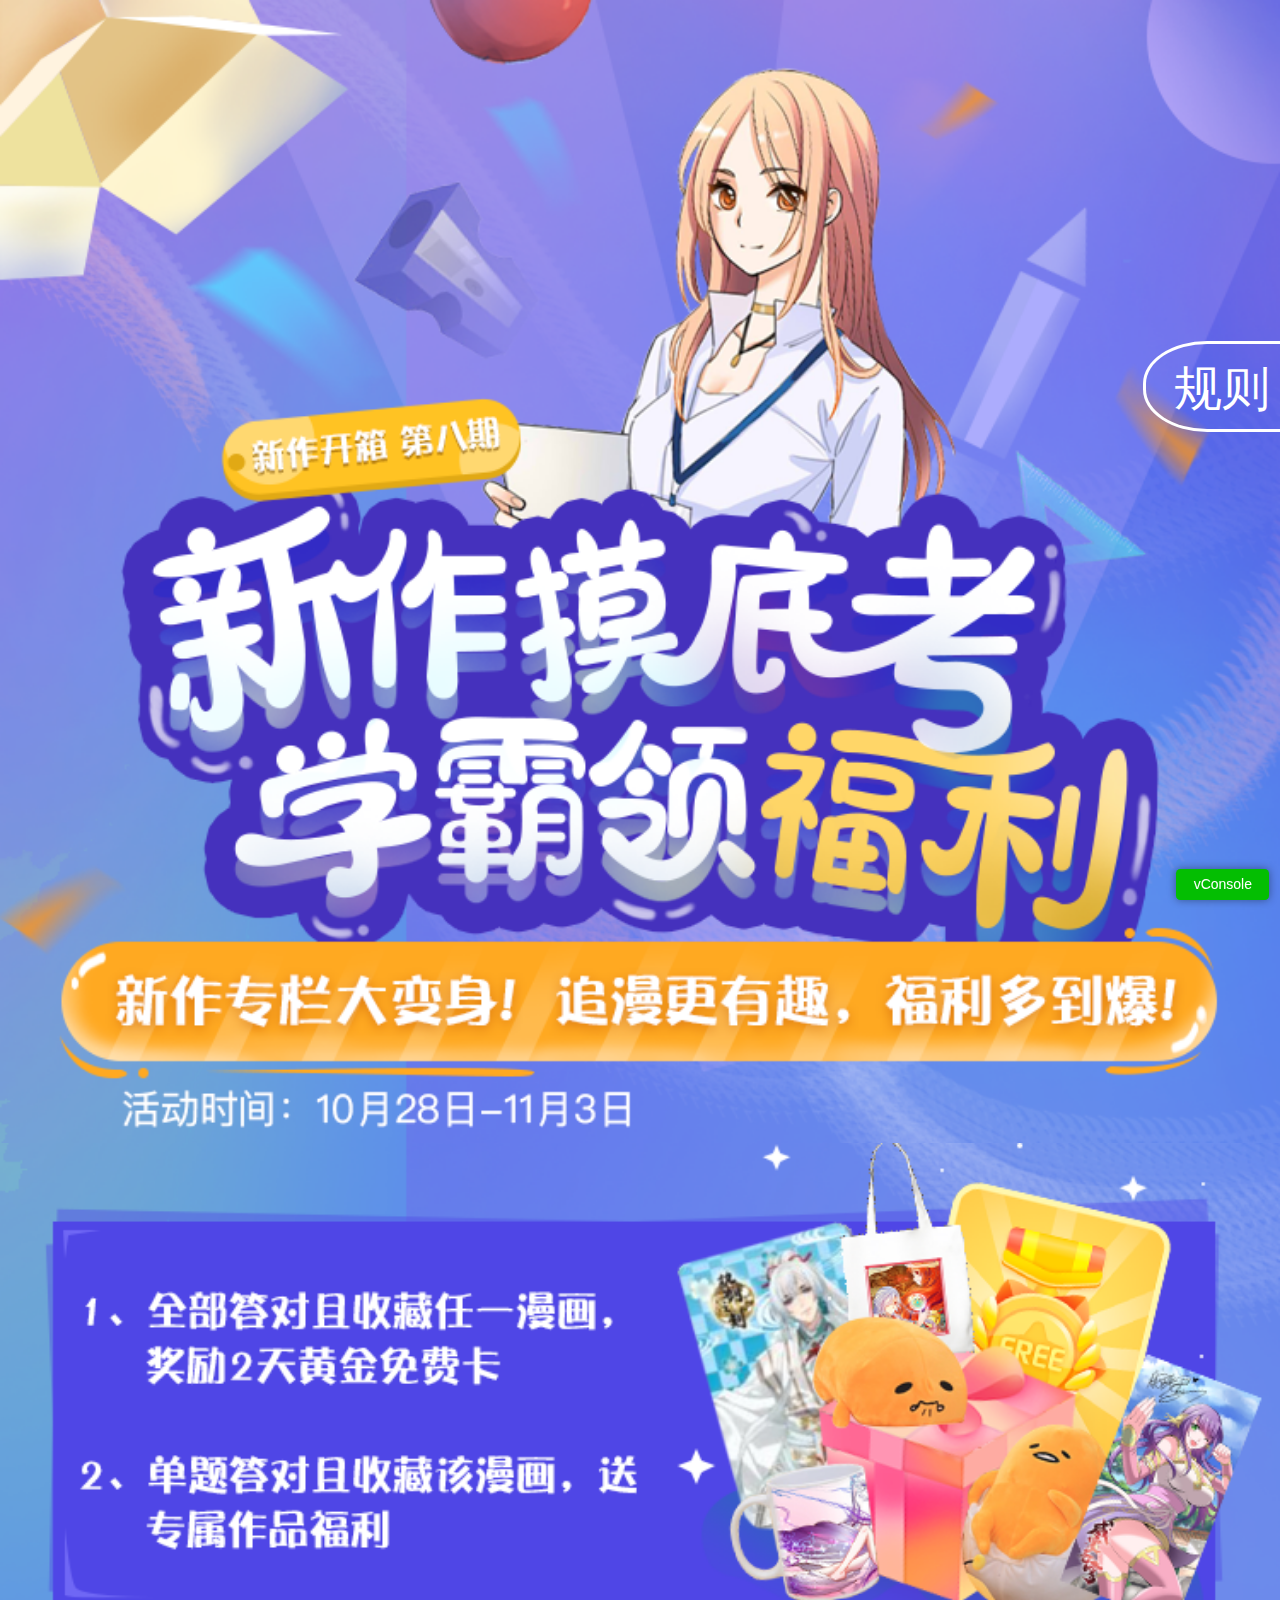
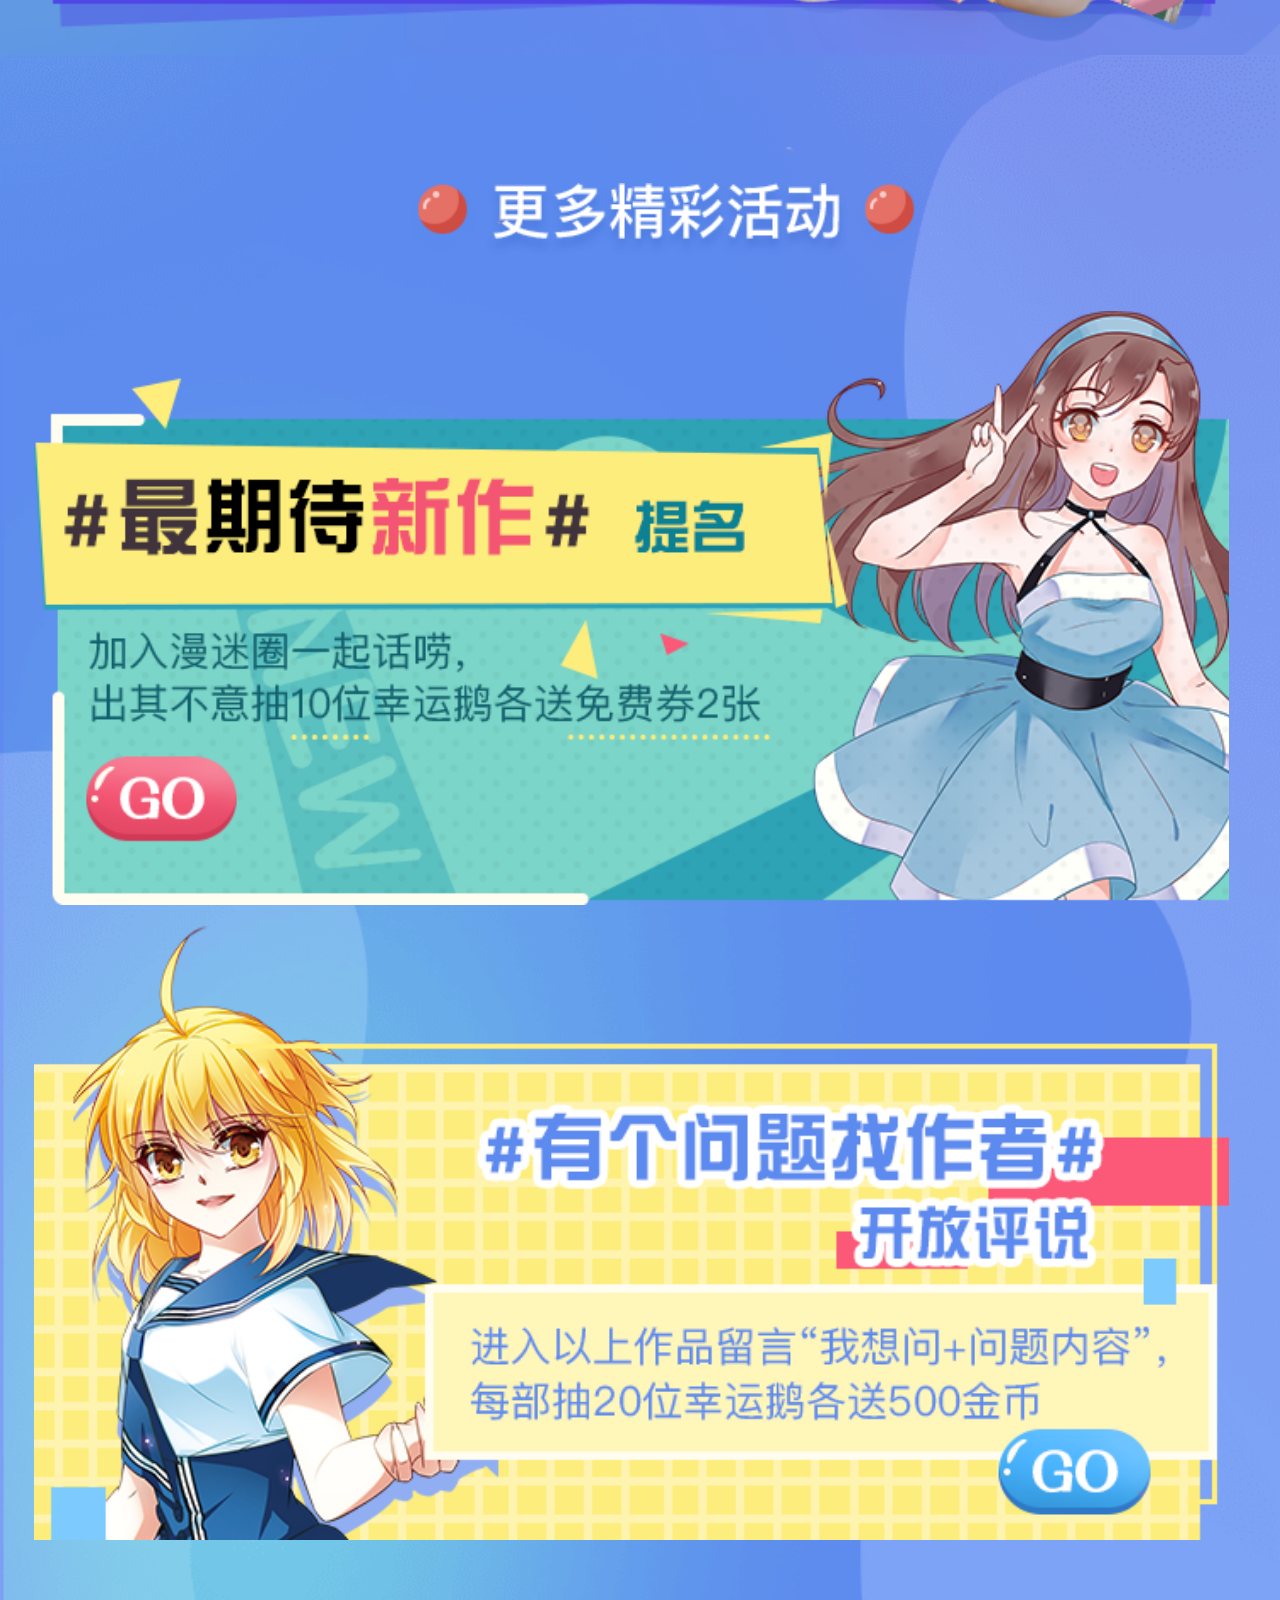
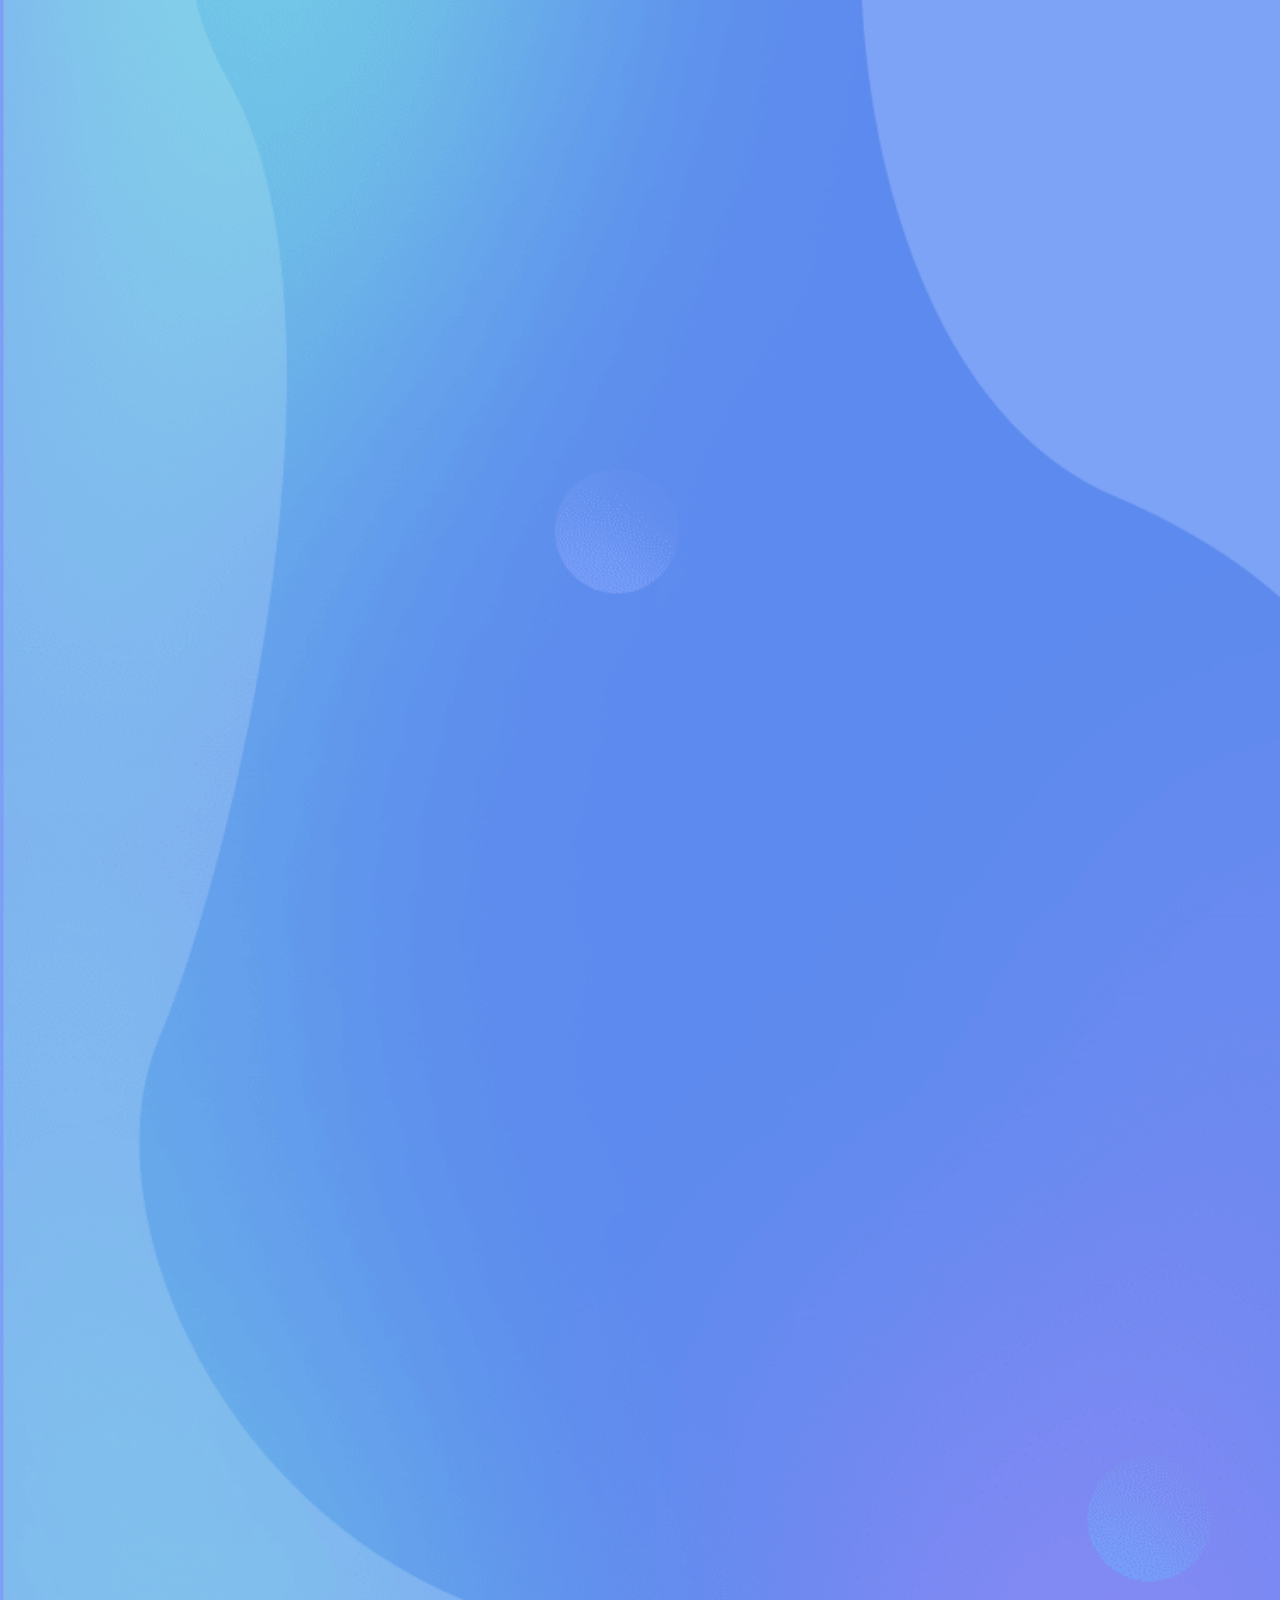
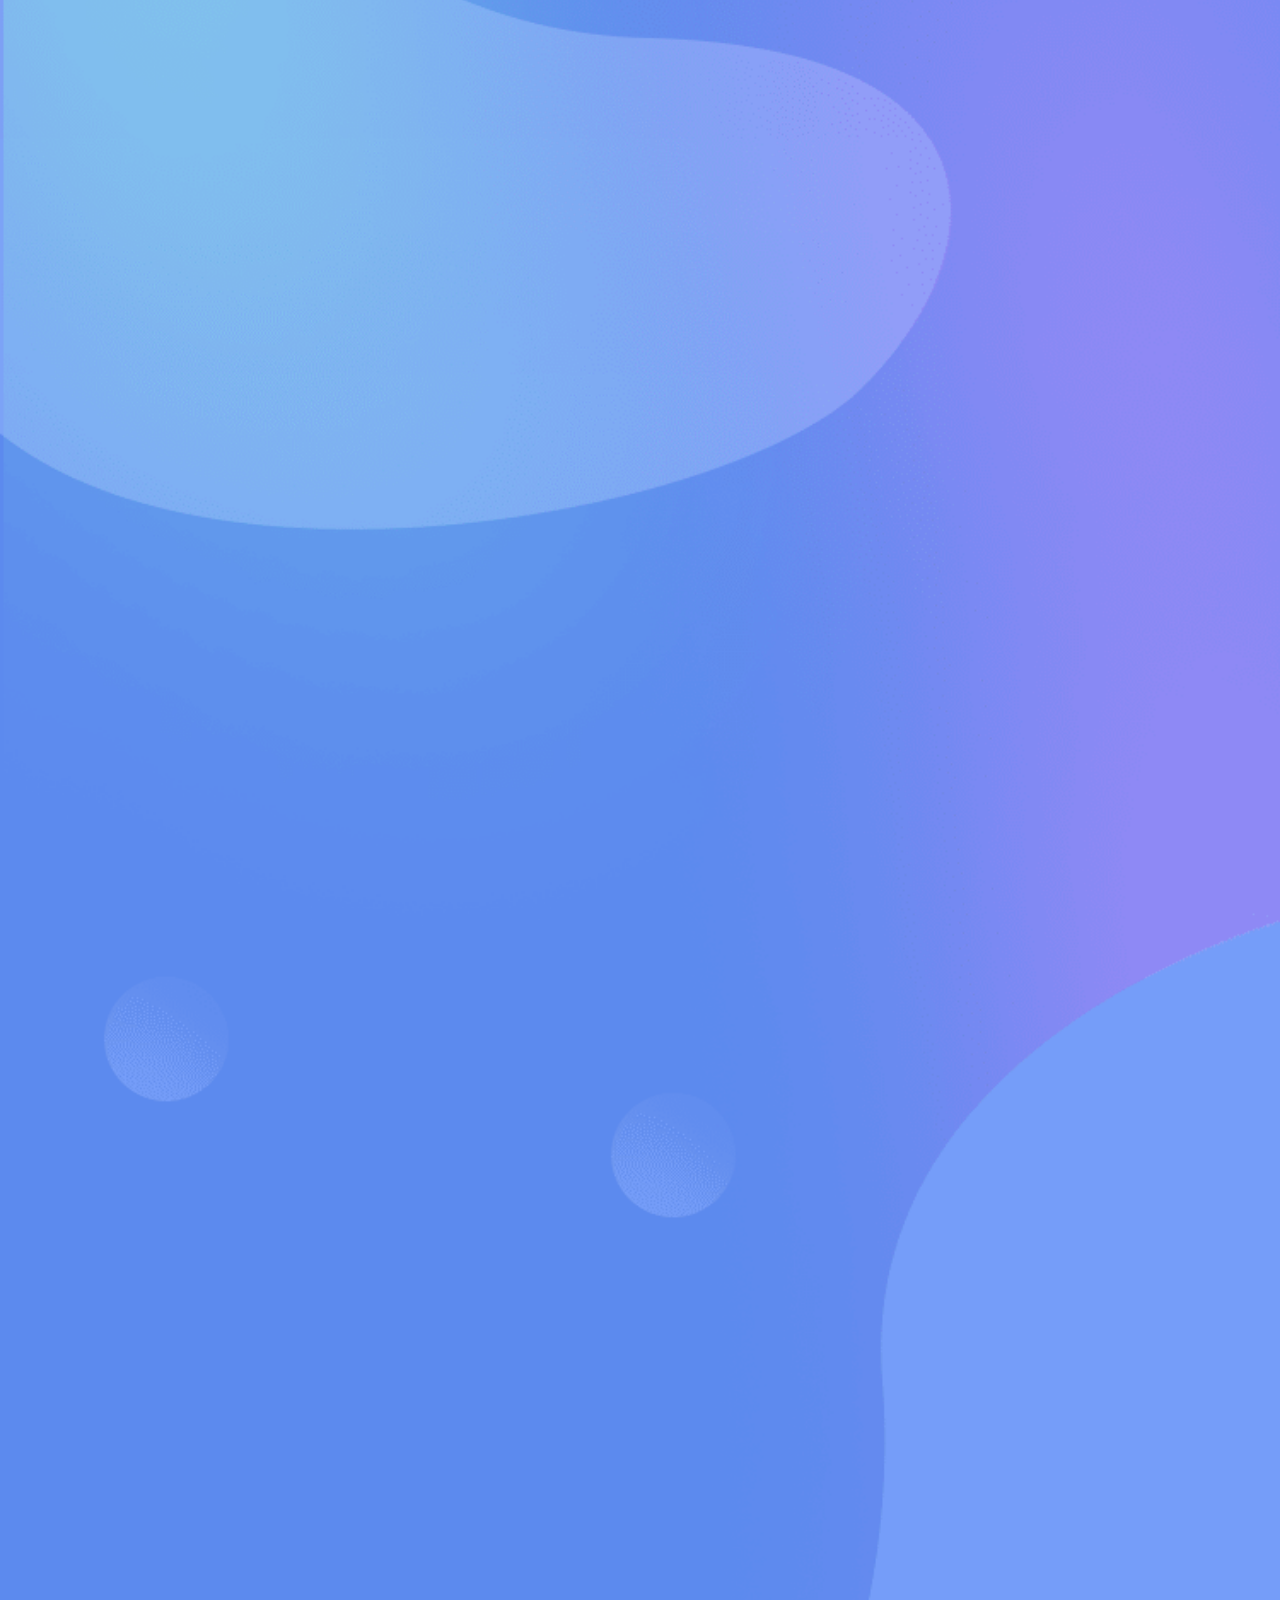
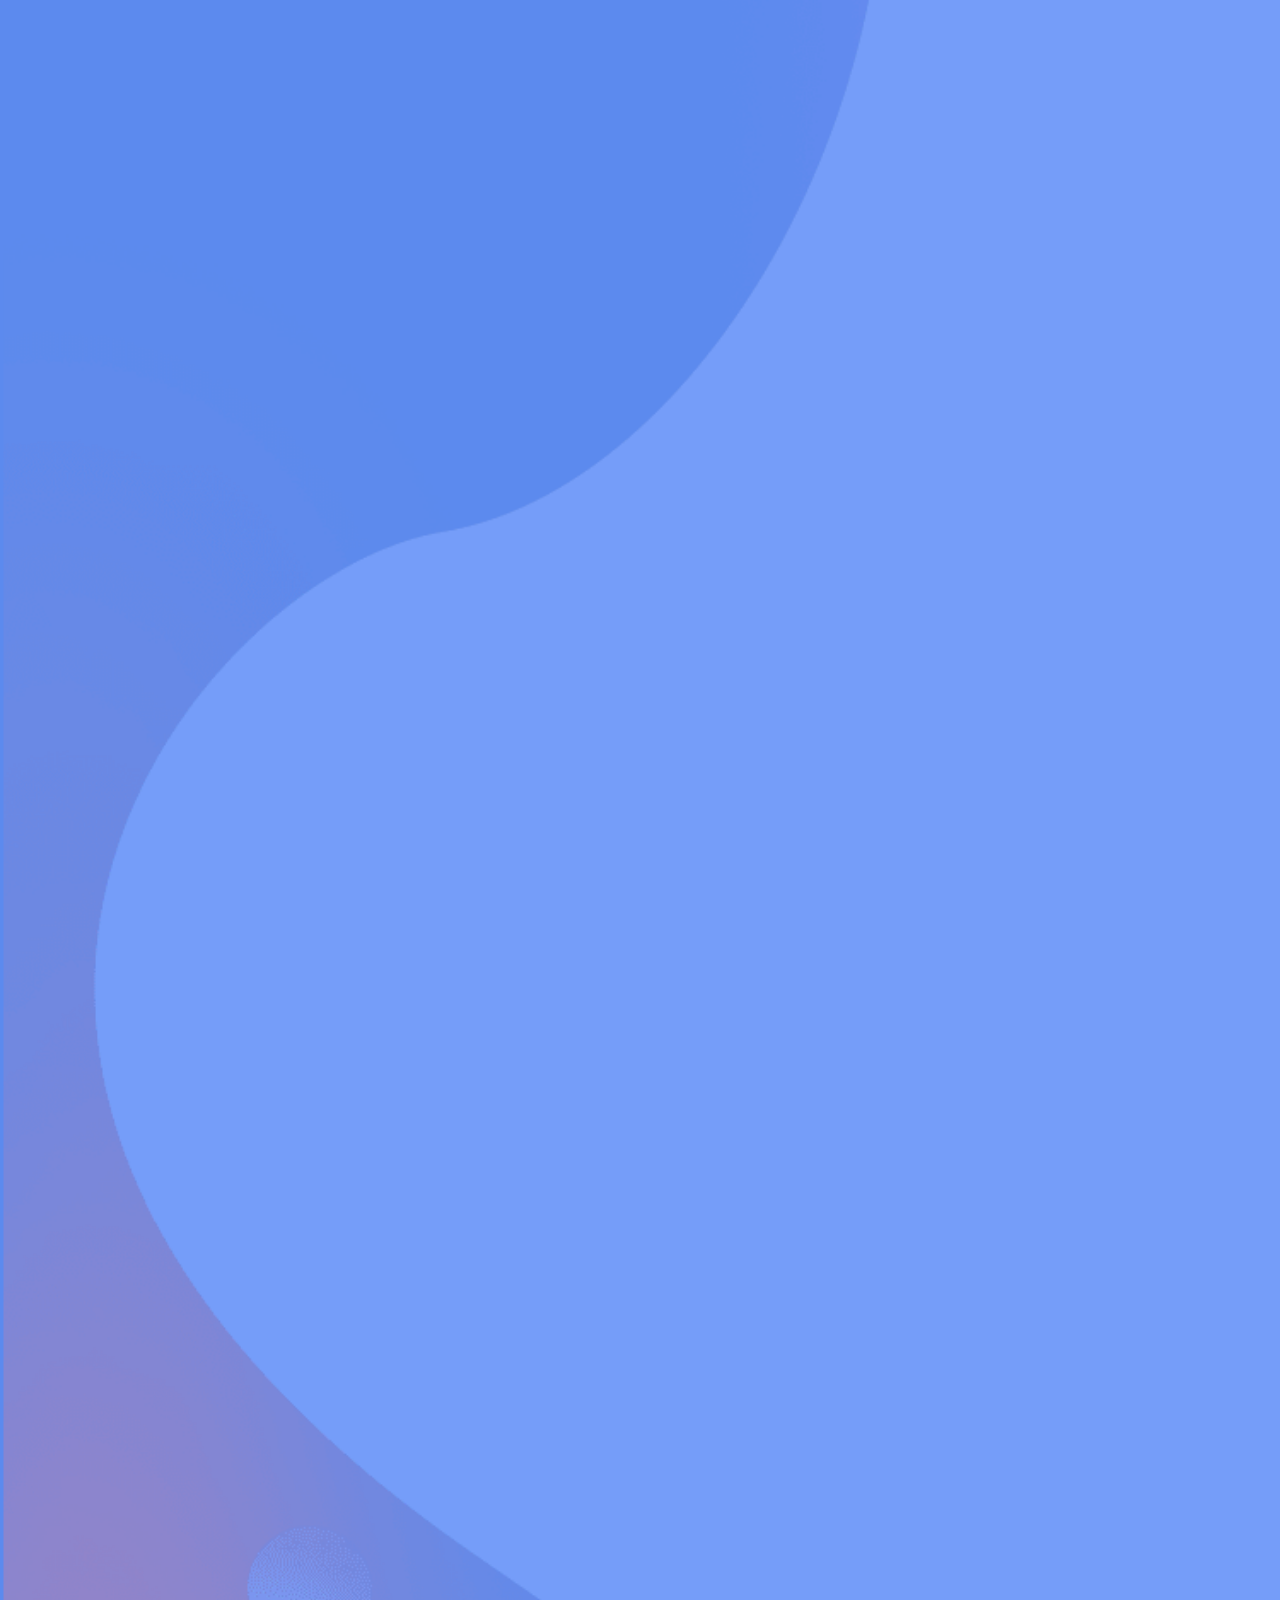
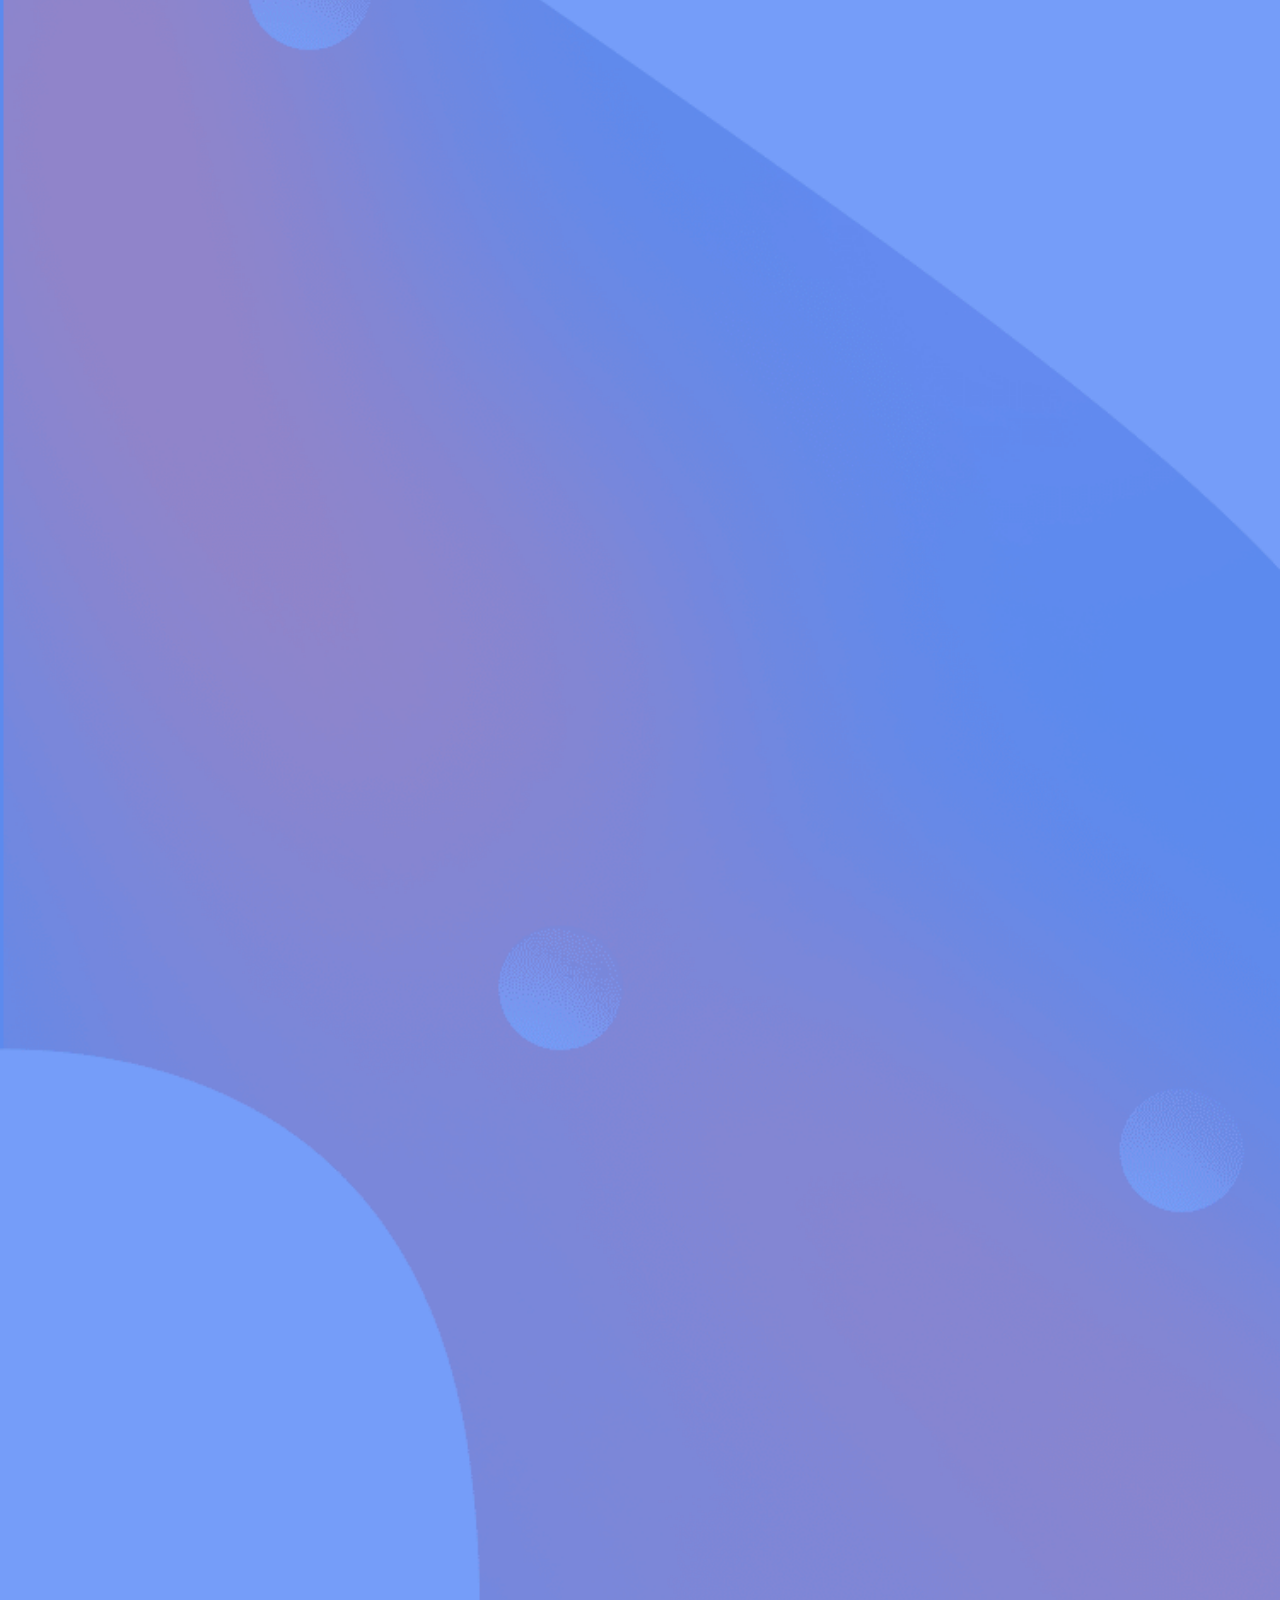
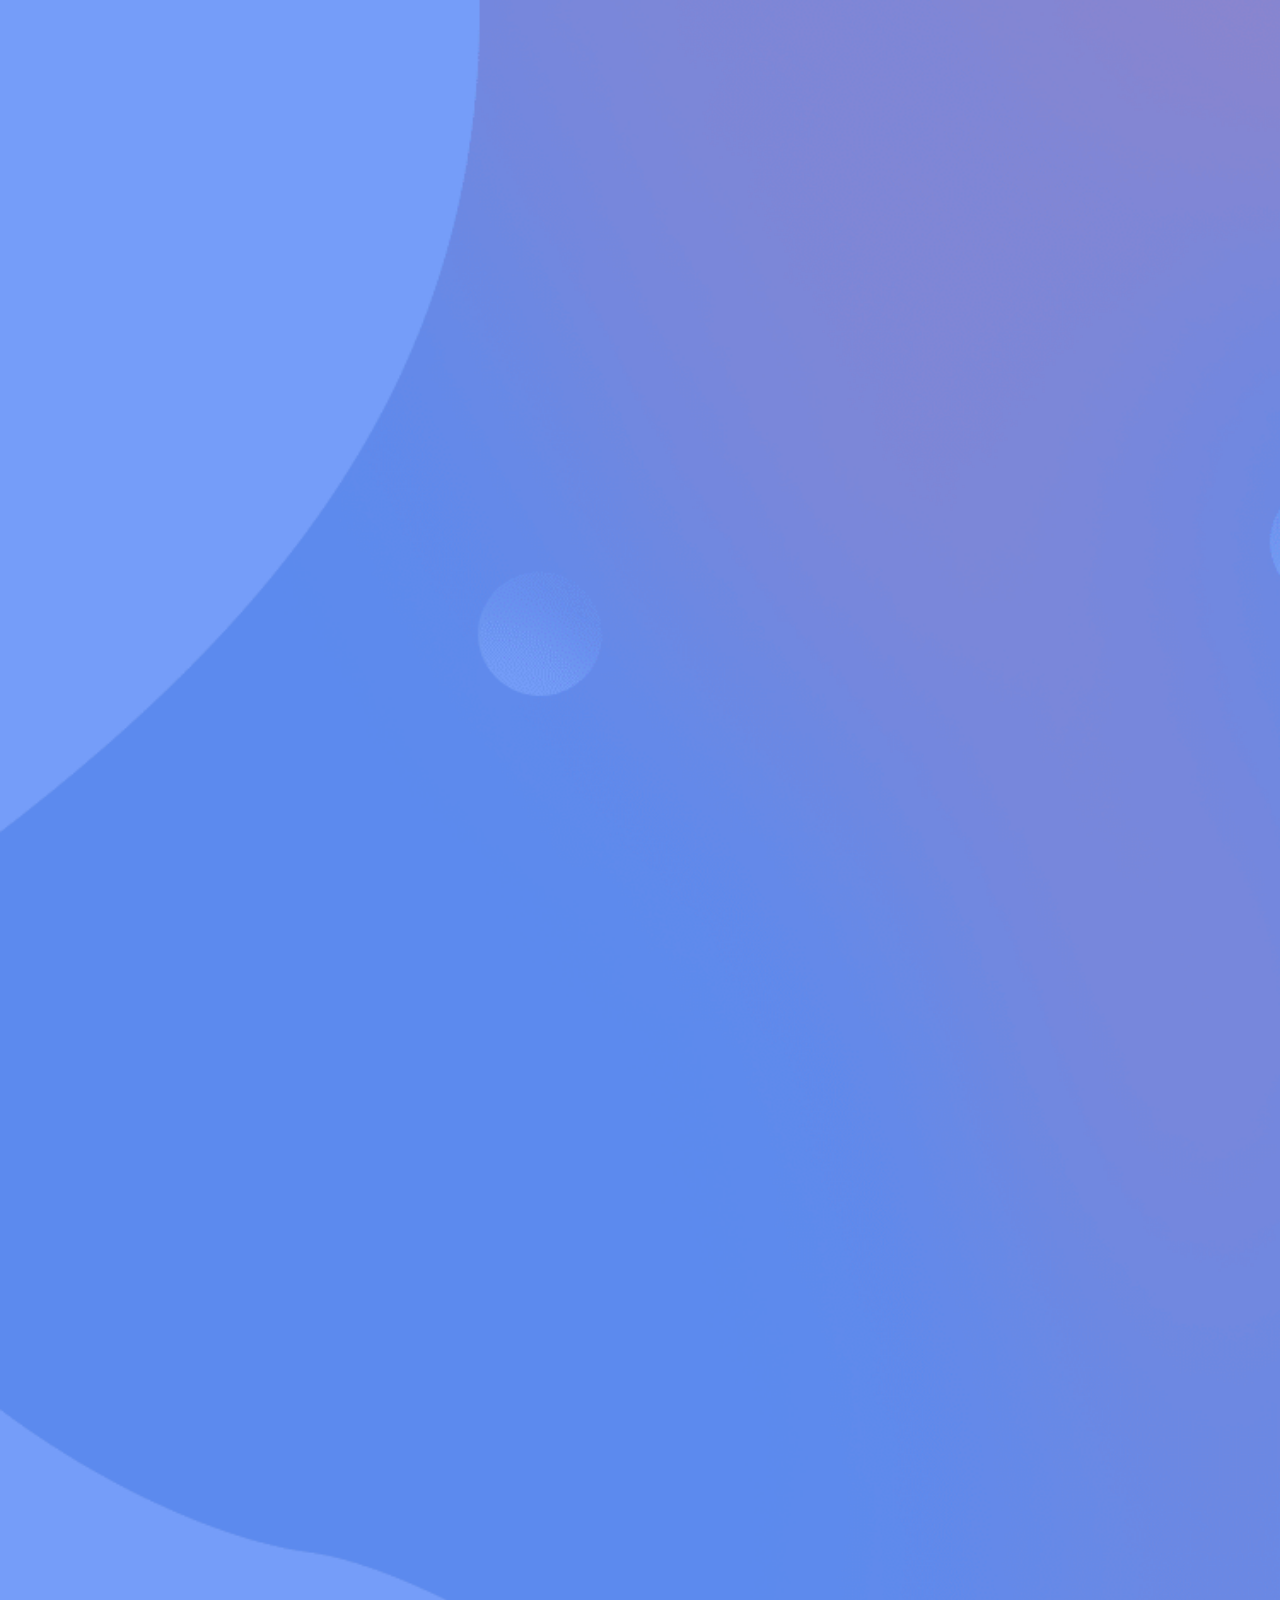
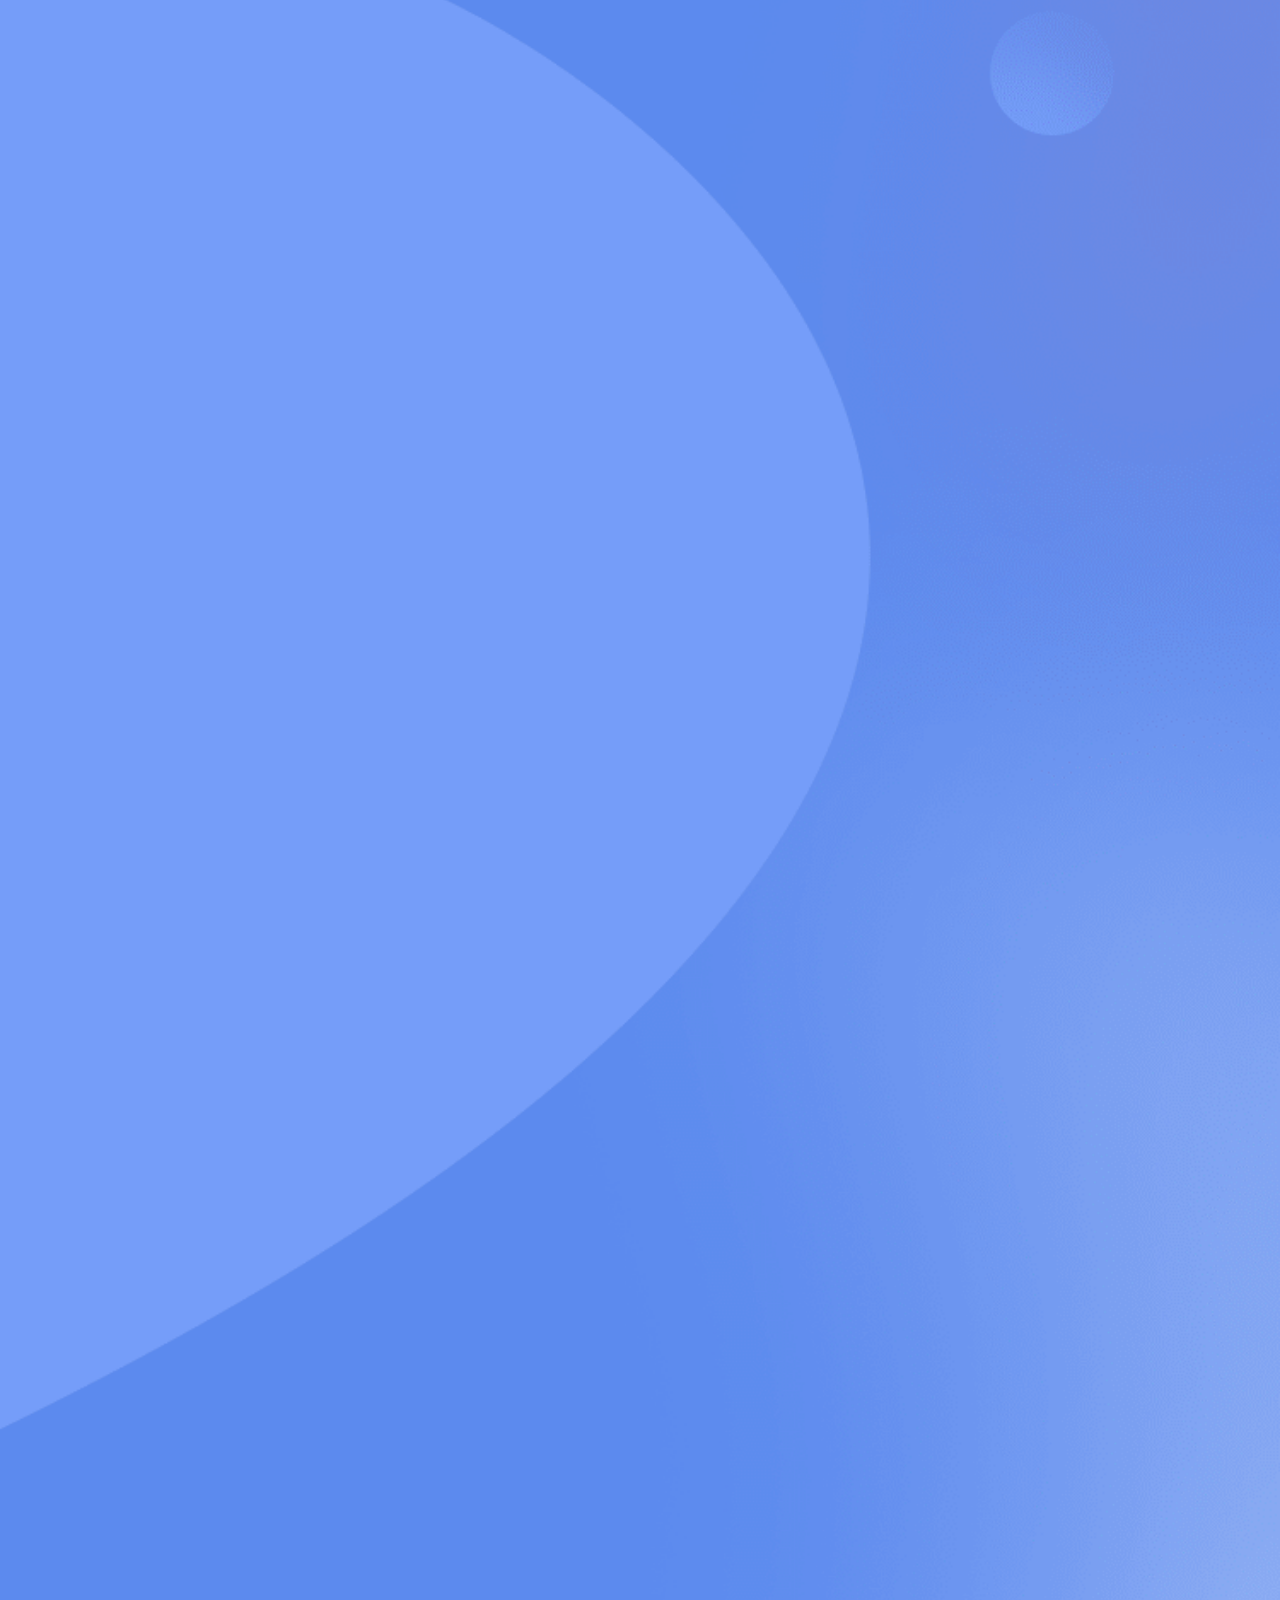
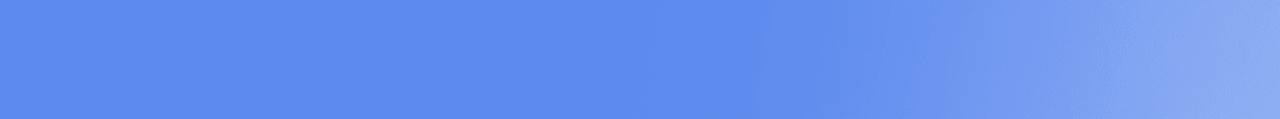
<file: index.html>
<!DOCTYPE html><html><head><meta charset=utf-8><meta name=viewport content="width=device-width,initial-scale=1,minimum-scale=1,maximum-scale=1,user-scalable=no"><meta name=format-detection content="telephone=no, email=no"><meta name=keywords content=10月新作摸底考，你能领走几重礼？><meta name=description content=十部精选漫画，全开卷测验！想得高分还不简单？快来看漫画呀！><meta itemprop=name content=快上车！全年免费看漫画的机会来啦！><meta itemprop=description name=description content=十部精选漫画，全开卷测验！想得高分还不简单？快来看漫画呀！><meta itemprop=image content=https://activity.321mh.com/2019/0930_Fightgroup/static/img/mf.png><title>新作摸底考</title><script src=https://res.wx.qq.com/open/js/jweixin-1.2.0.js charset=utf-8 async=async></script><script src=https://code.jquery.com/jquery-3.4.1.min.js></script><link href=./static/css/app.3b4001b081639bac87256ffaf11a430e.css rel=stylesheet></head><body class=bg-theme><div id=app></div><script type=text/javascript src=./static/js/manifest.3ad1d5771e9b13dbdad2.js></script><script type=text/javascript src=./static/js/vendor.d43549a129901ede0a17.js></script><script type=text/javascript src=./static/js/app.69535dfa8d2ff07b7ab2.js></script></body><script async=async src="https://s19.cnzz.com/z_stat.php?id=1274197268&web_id=1274197268&show=none"></script><script>// document.addEventListener('WeixinJSBridgeReady', function onBridgeReady() {
  //   // 通过下面这个API隐藏右上角按钮
  //   WeixinJSBridge.call('hideOptionMenu')
  // })</script></html>
</file>
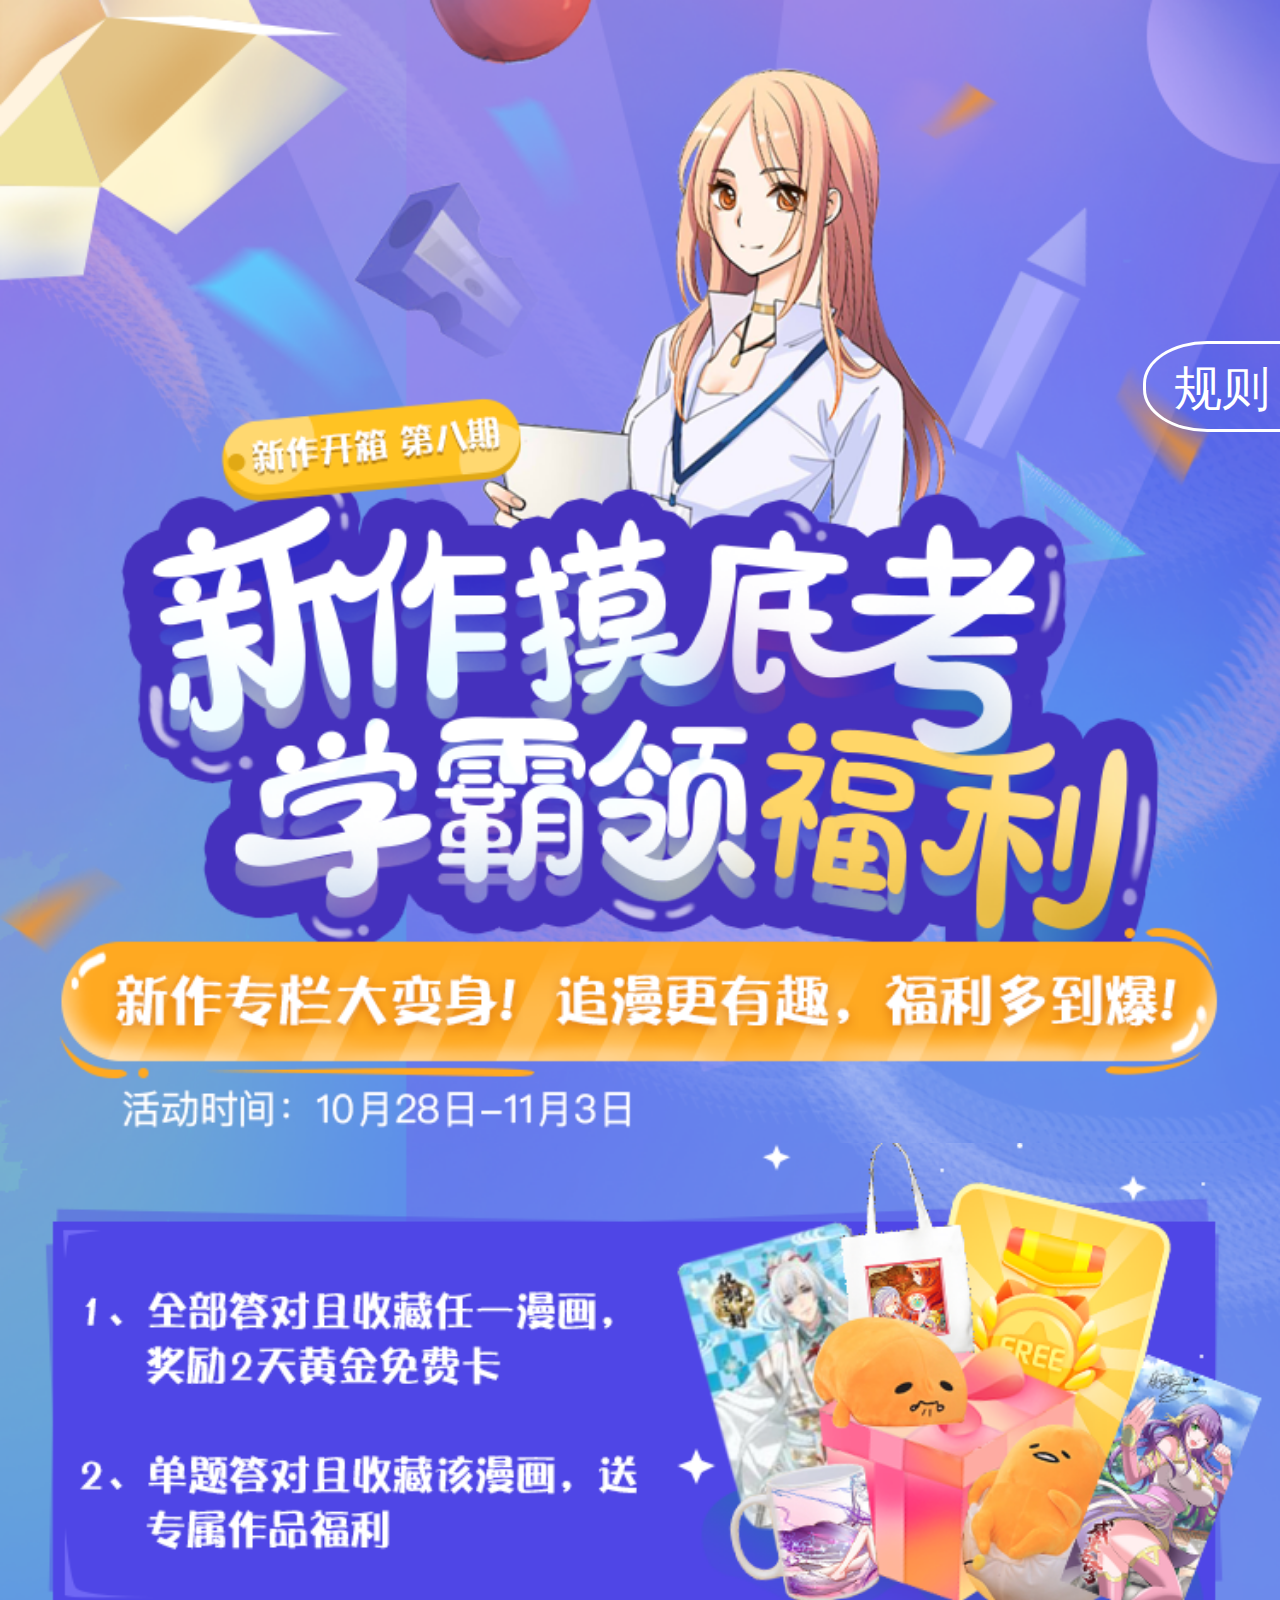
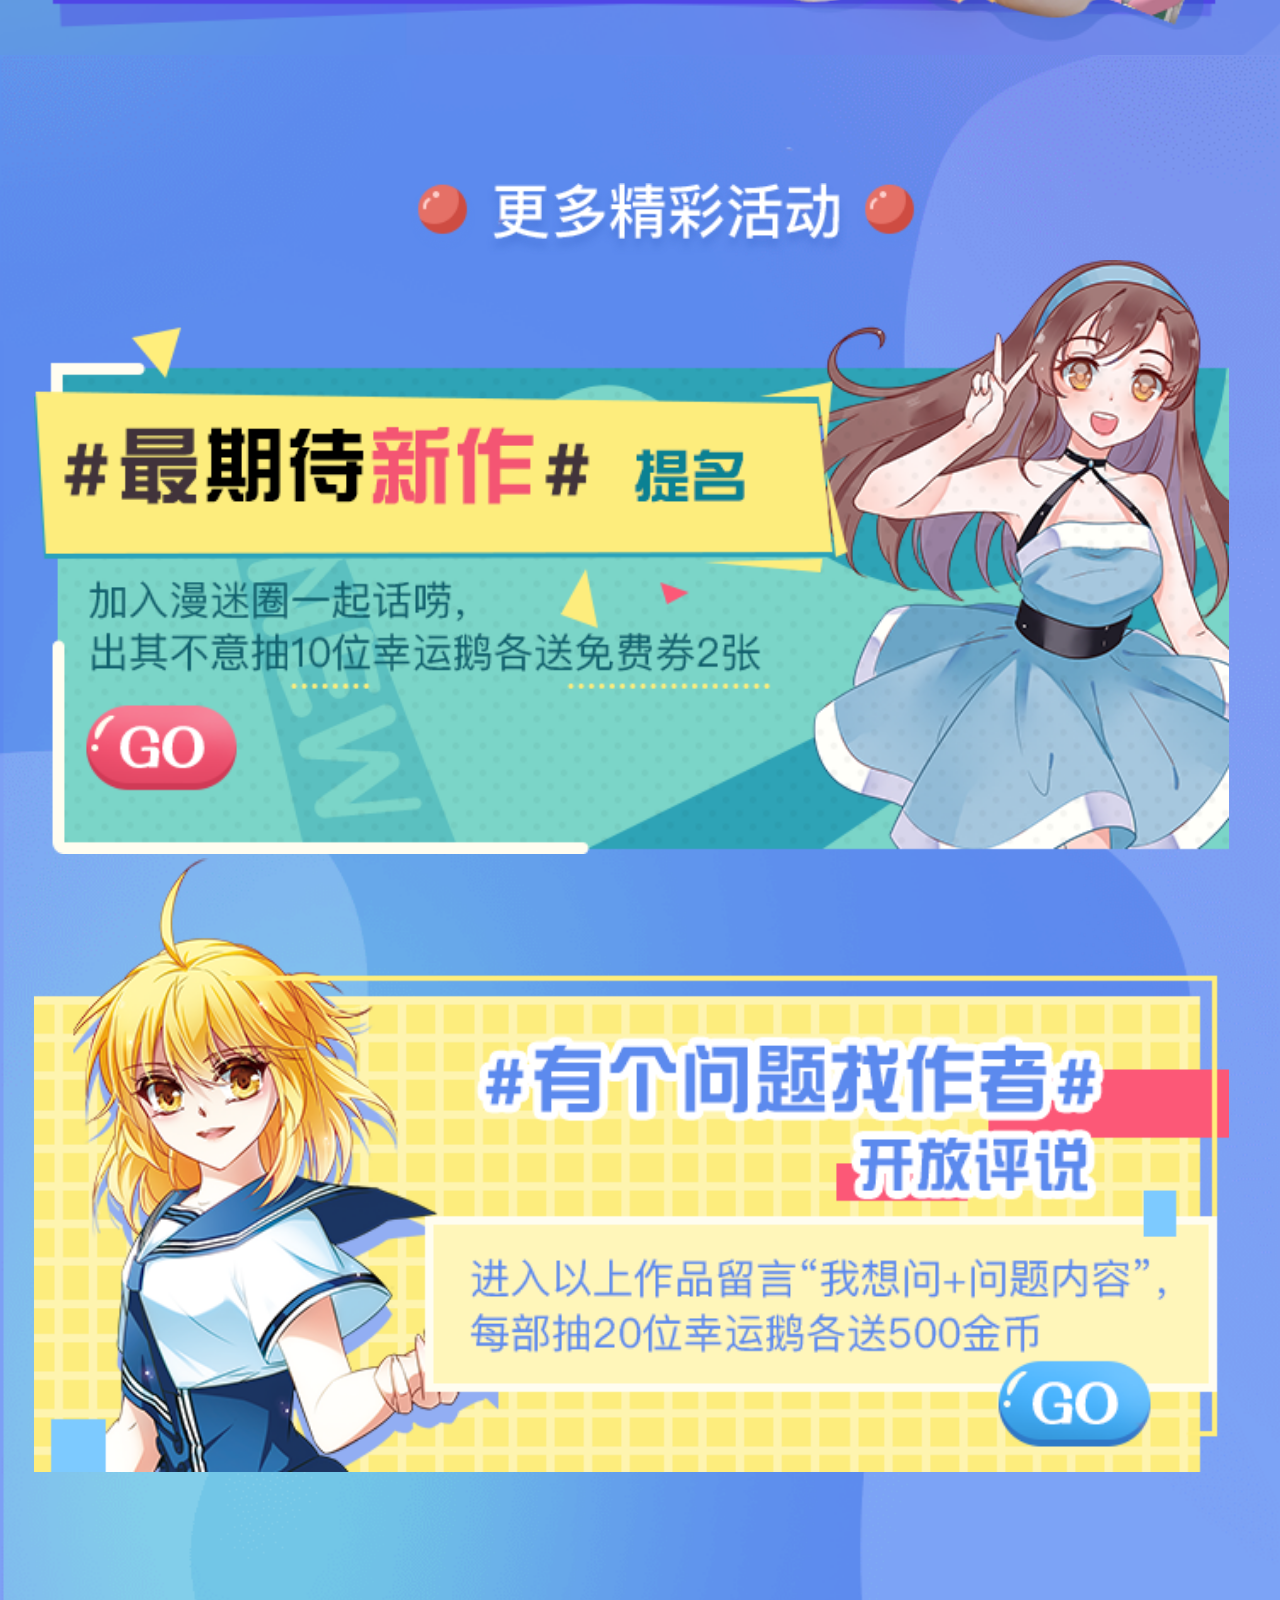
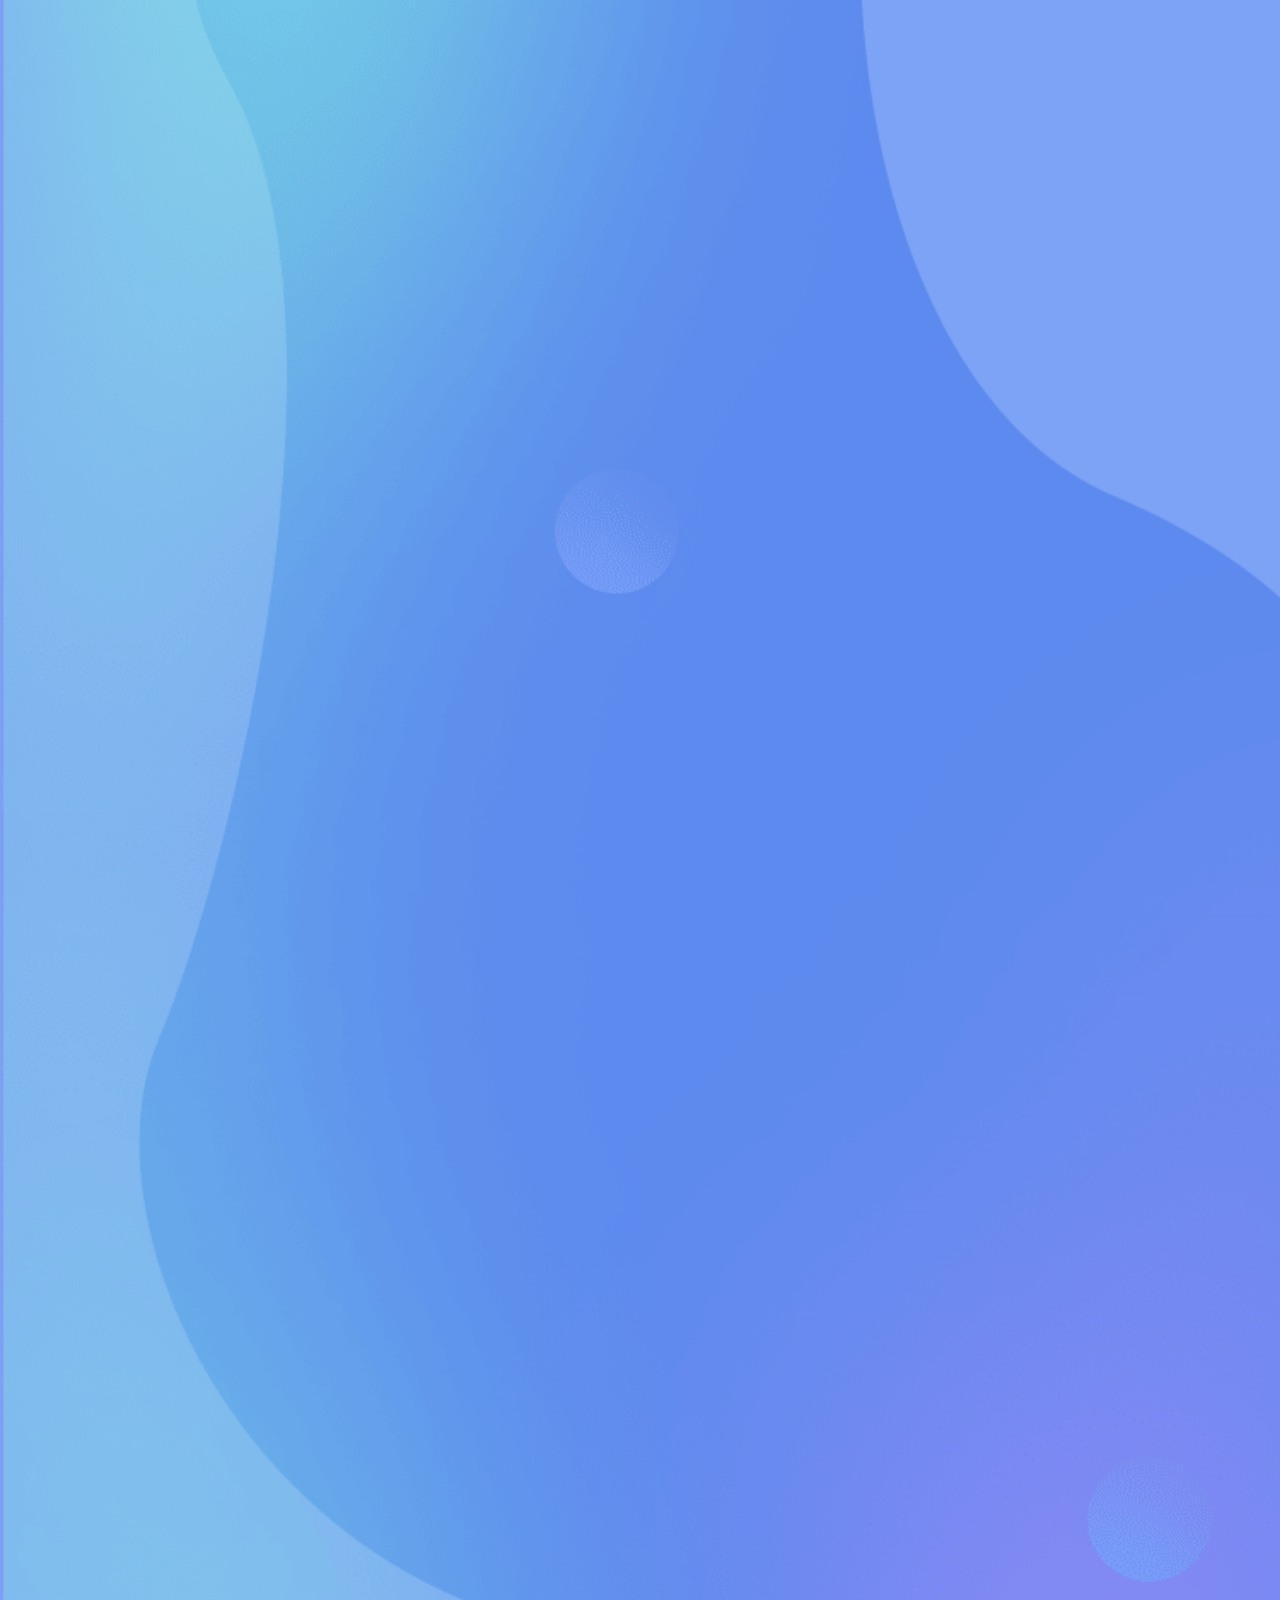
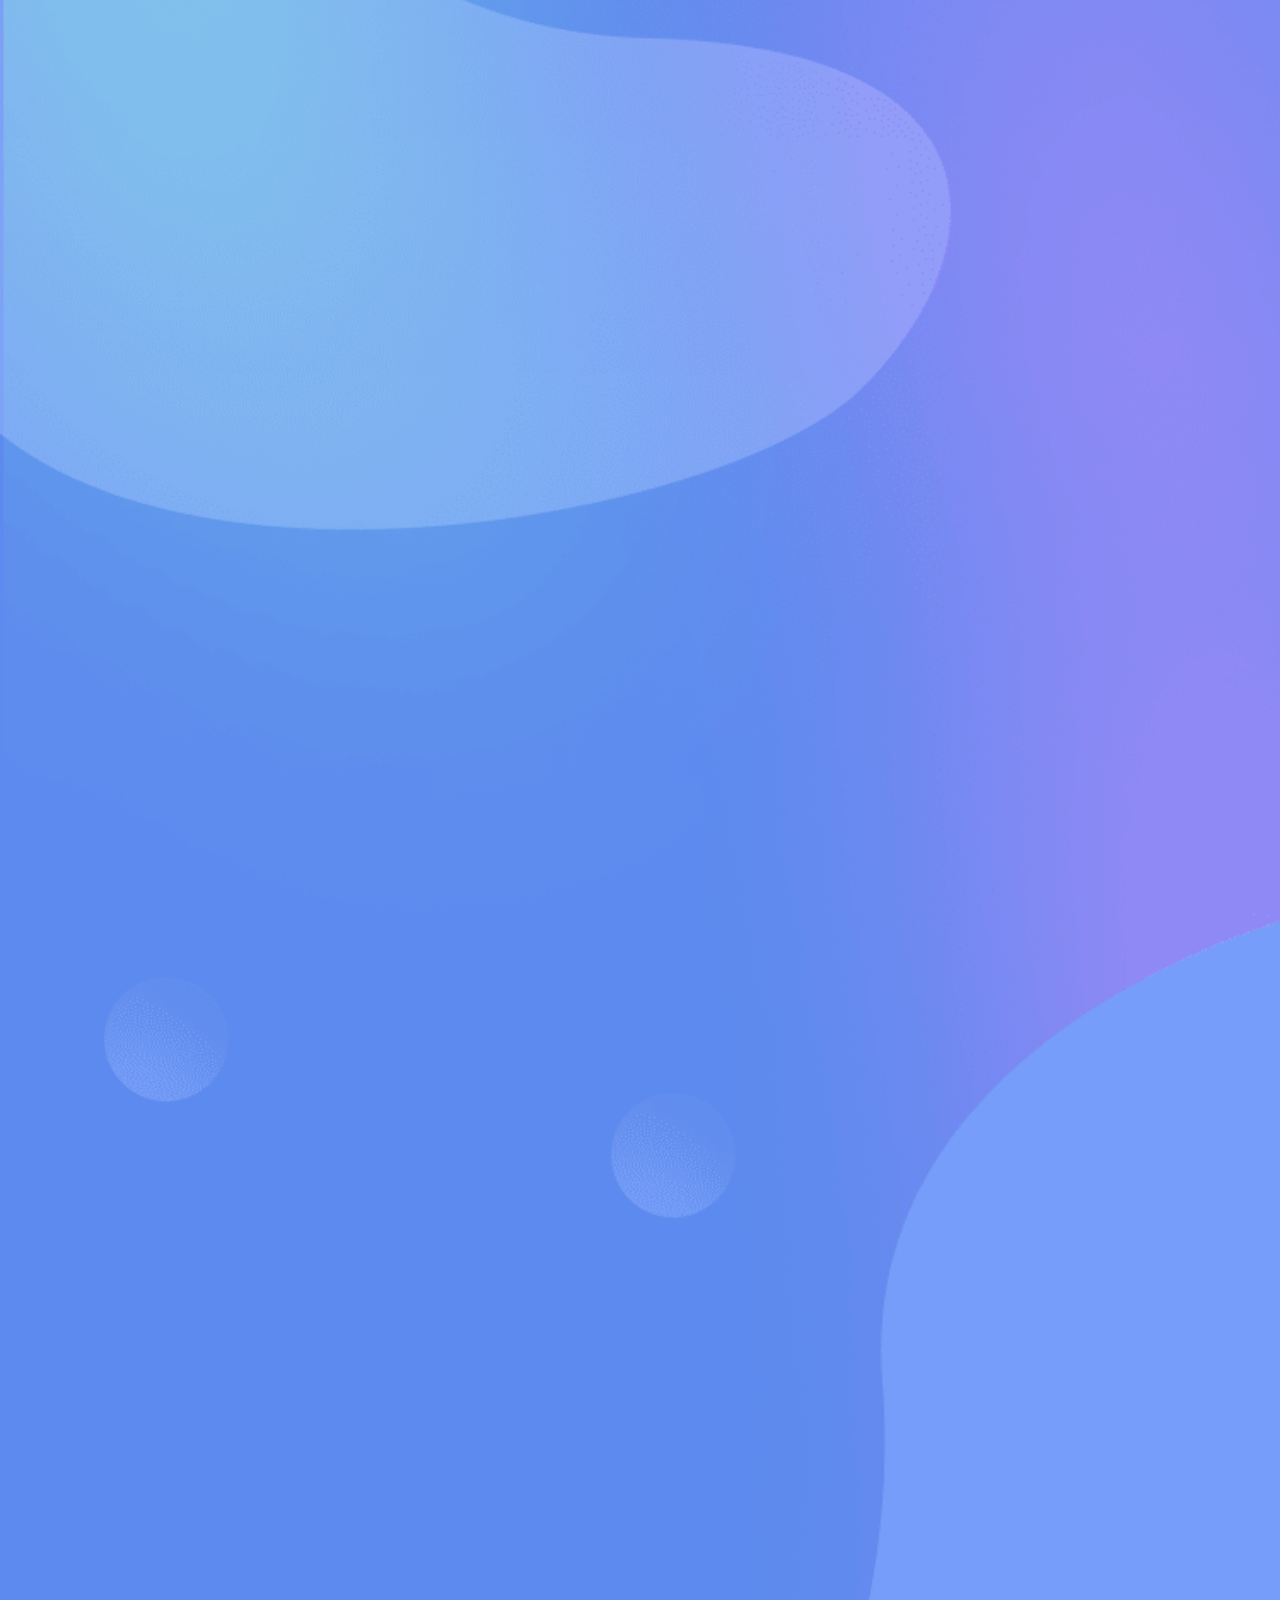
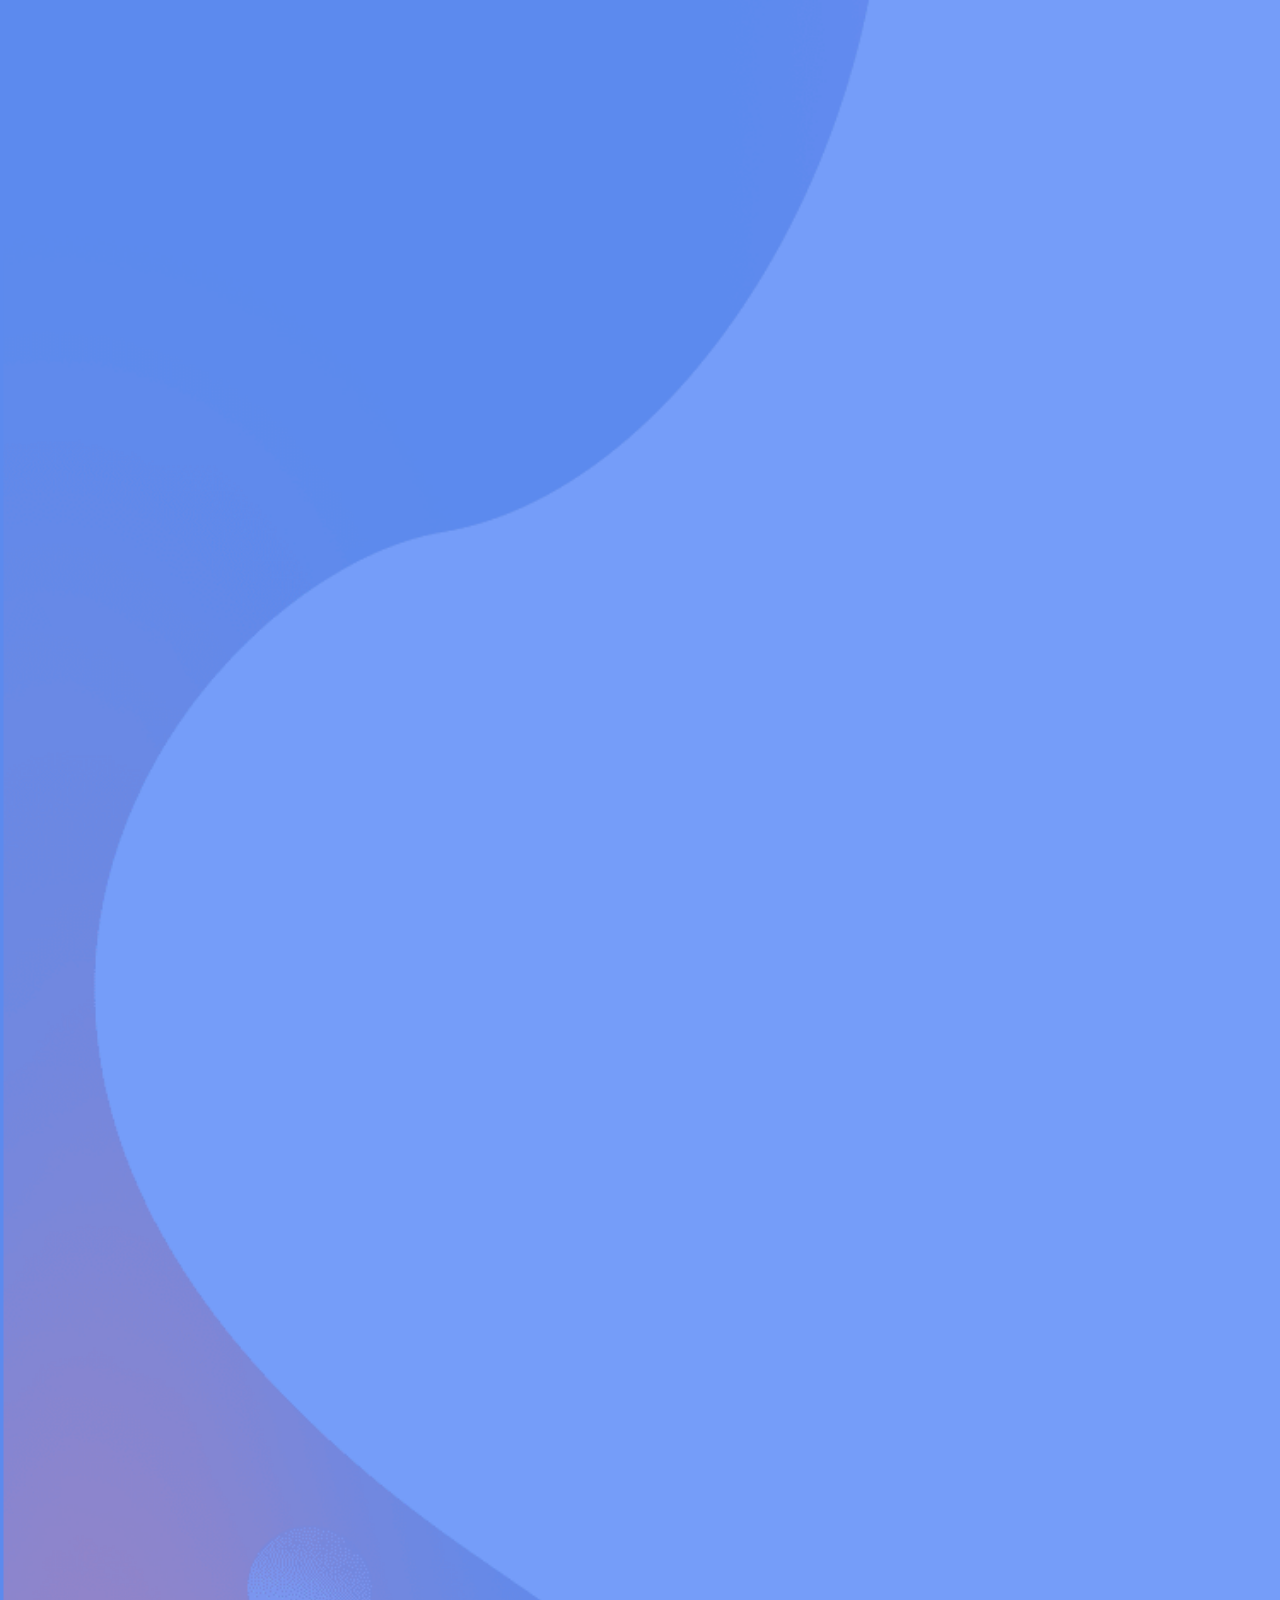
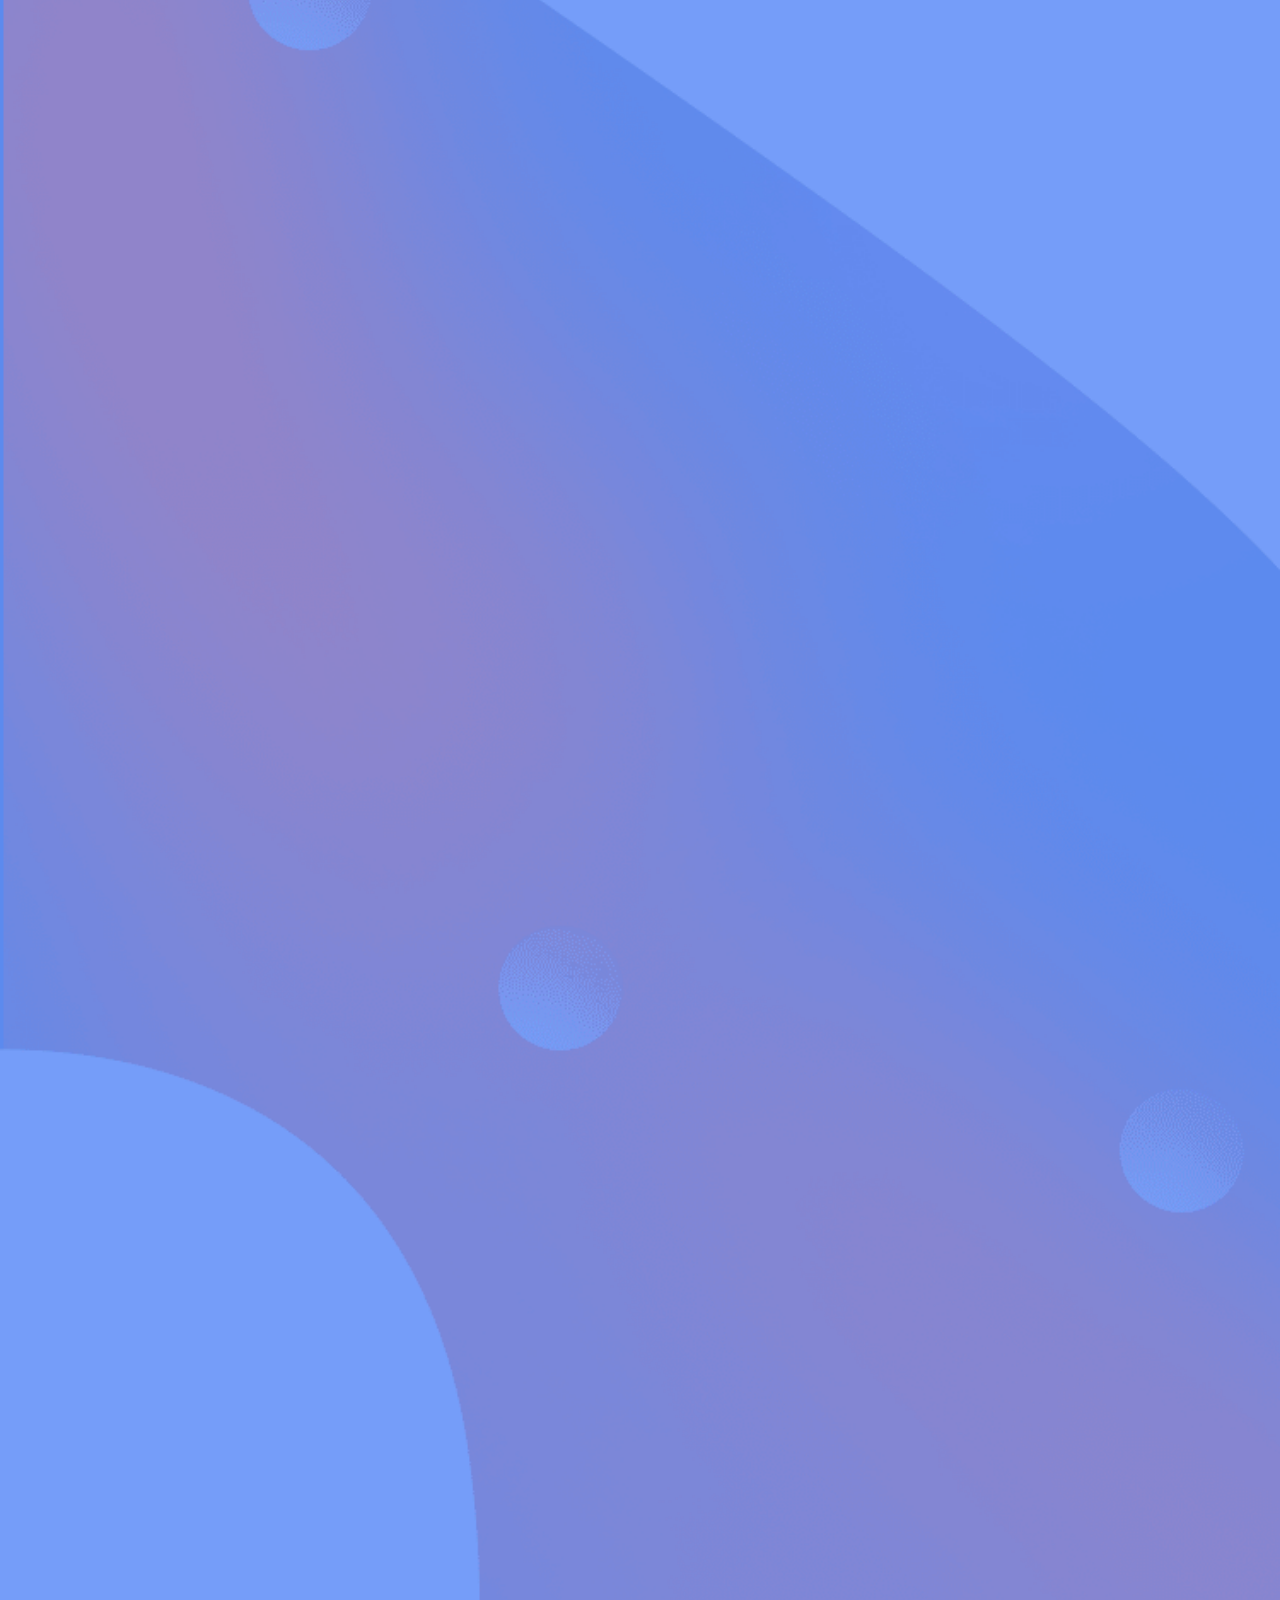
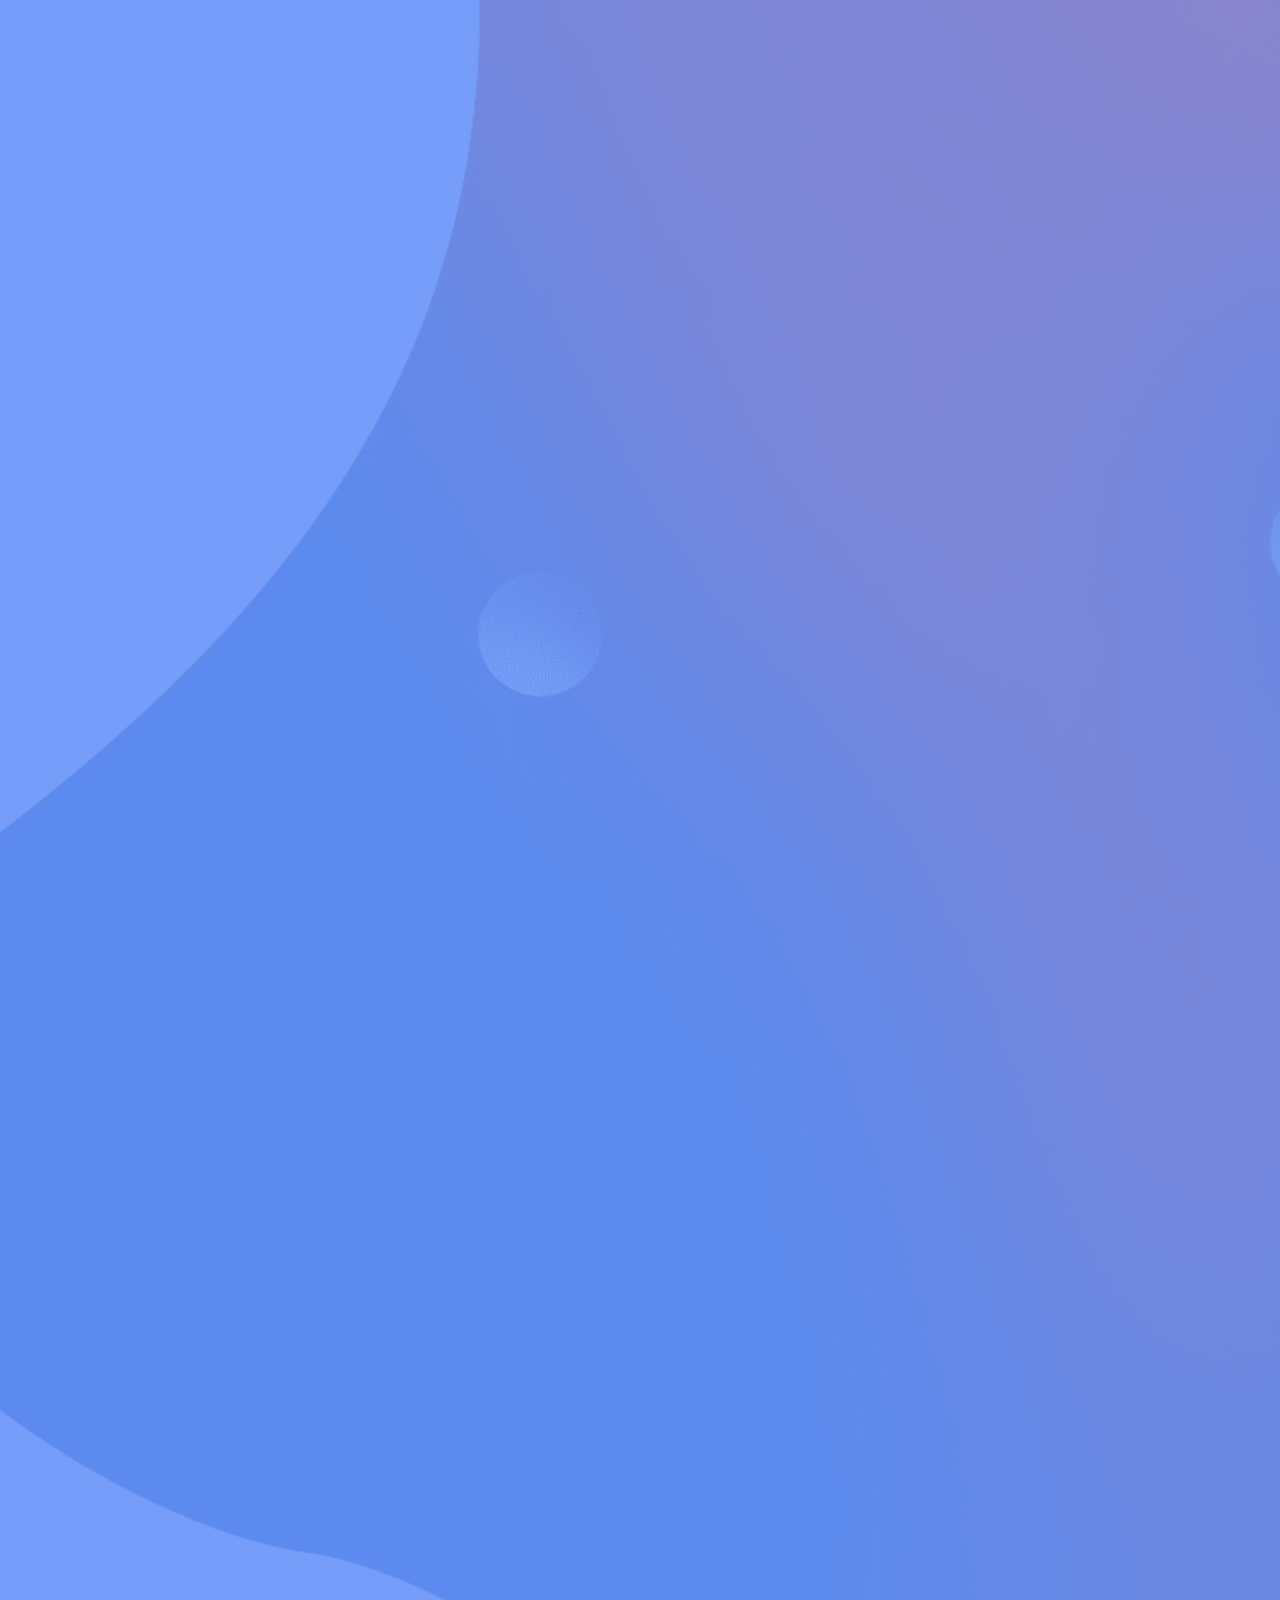
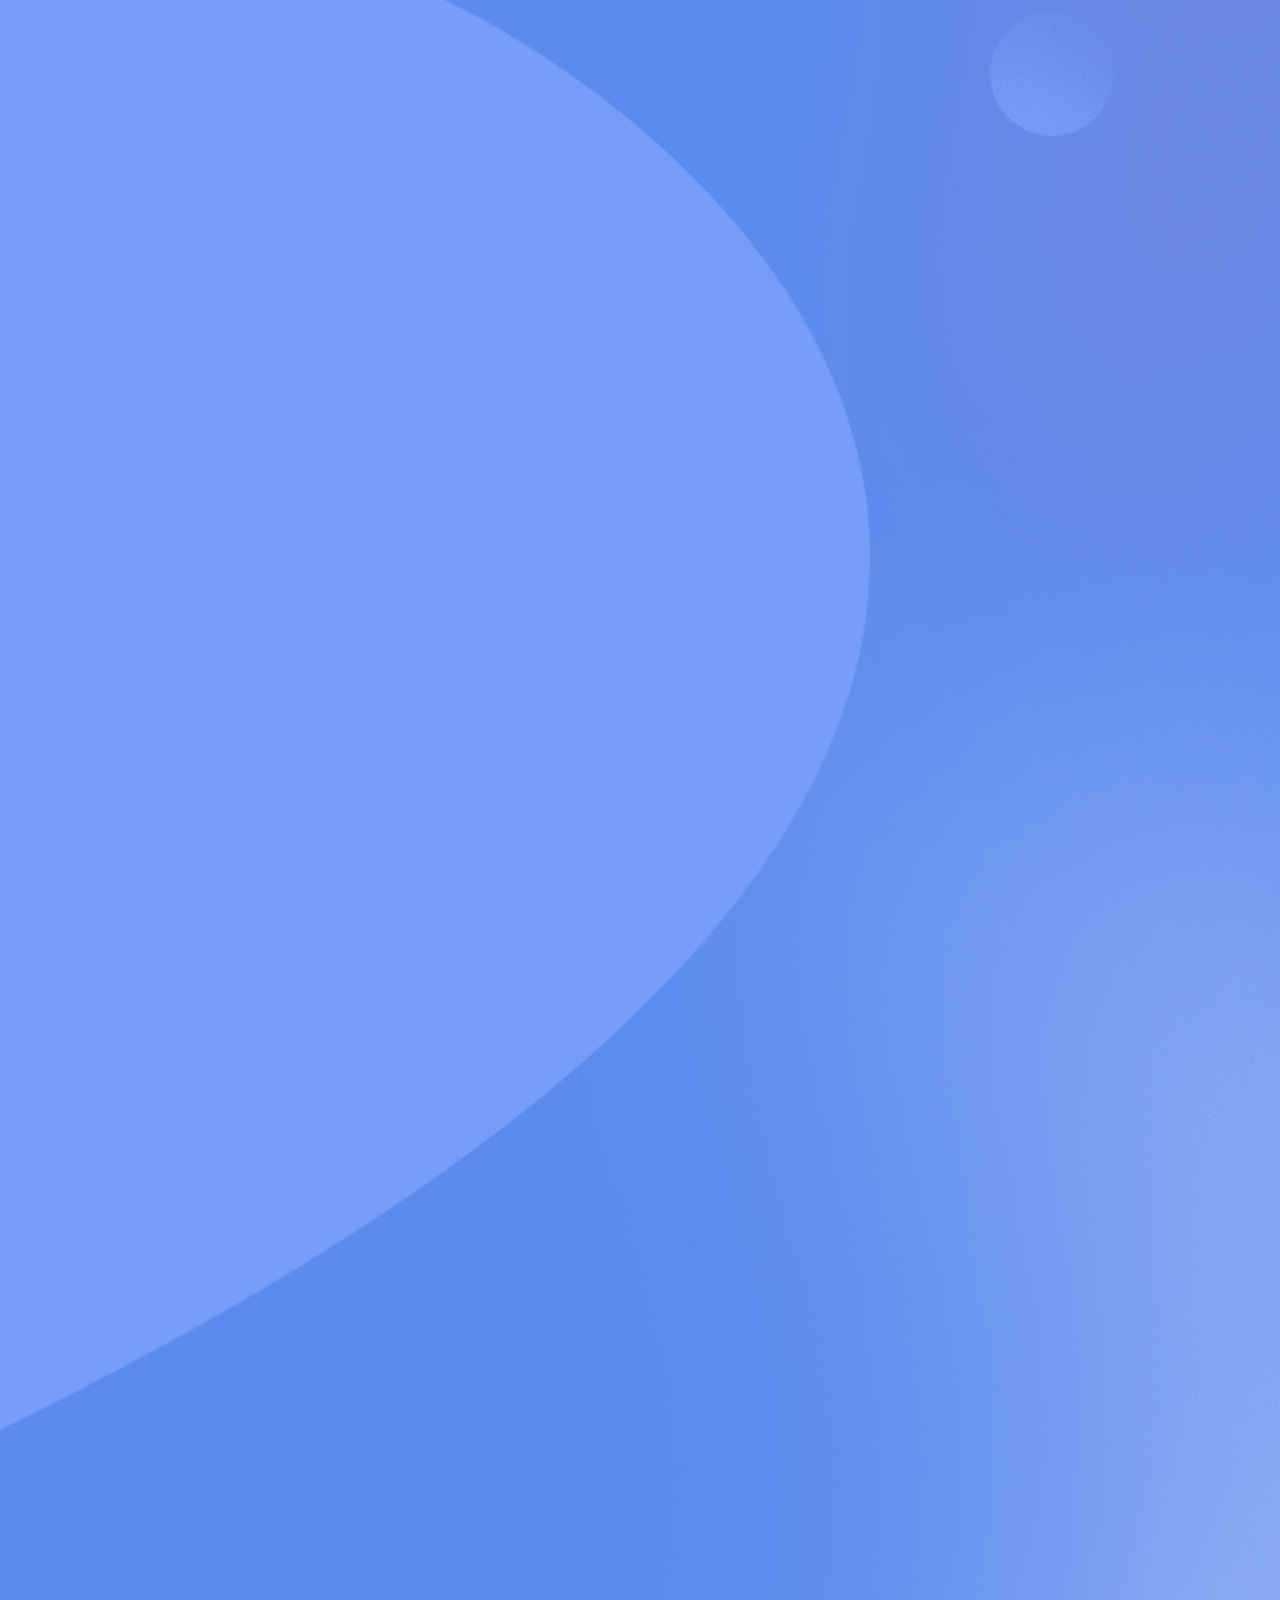
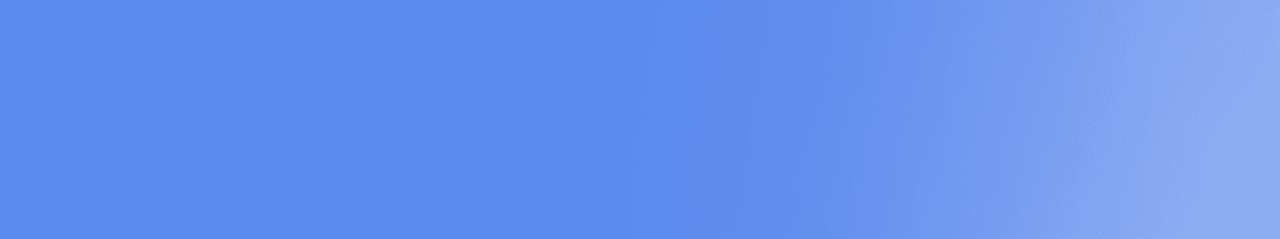
<file: 新开箱活动/index.html>
<!DOCTYPE html><html><head><meta charset=utf-8><meta name=viewport content="width=device-width,initial-scale=1,minimum-scale=1,maximum-scale=1,user-scalable=no"><meta name=format-detection content="telephone=no, email=no"><meta name=keywords content=10月新作摸底考，你能领走几重礼？><meta name=description content=十部精选漫画，全开卷测验！想得高分还不简单？快来看漫画呀！><meta itemprop=name content=10月新作摸底考，你能领走几重礼？><meta itemprop=description name=description content=十部精选漫画，全开卷测验！想得高分还不简单？快来看漫画呀！><meta itemprop=image content=http://activity.321mh.com/2019/1022_unpacking/static/img/kaixiang/qietu/fenxiang.png><title>新作摸底考</title><script src=https://res.wx.qq.com/open/js/jweixin-1.2.0.js charset=utf-8 async=async></script><script src=https://code.jquery.com/jquery-3.4.1.min.js></script><link href=./static/css/app.1d106666e64a2e1a78cc2060b074c404.css rel=stylesheet></head><body class=bg-theme><div id=app></div><script type=text/javascript src=./static/js/manifest.3ad1d5771e9b13dbdad2.js></script><script type=text/javascript src=./static/js/vendor.fe309ab87a26b513fe25.js></script><script type=text/javascript src=./static/js/app.765266cfb5941b4b53af.js></script></body><script async=async src="https://s19.cnzz.com/z_stat.php?id=1274197268&web_id=1274197268&show=none"></script><script>// document.addEventListener('WeixinJSBridgeReady', function onBridgeReady() {
  //   // 通过下面这个API隐藏右上角按钮
  //   WeixinJSBridge.call('hideOptionMenu')
  // })</script></html>
</file>
